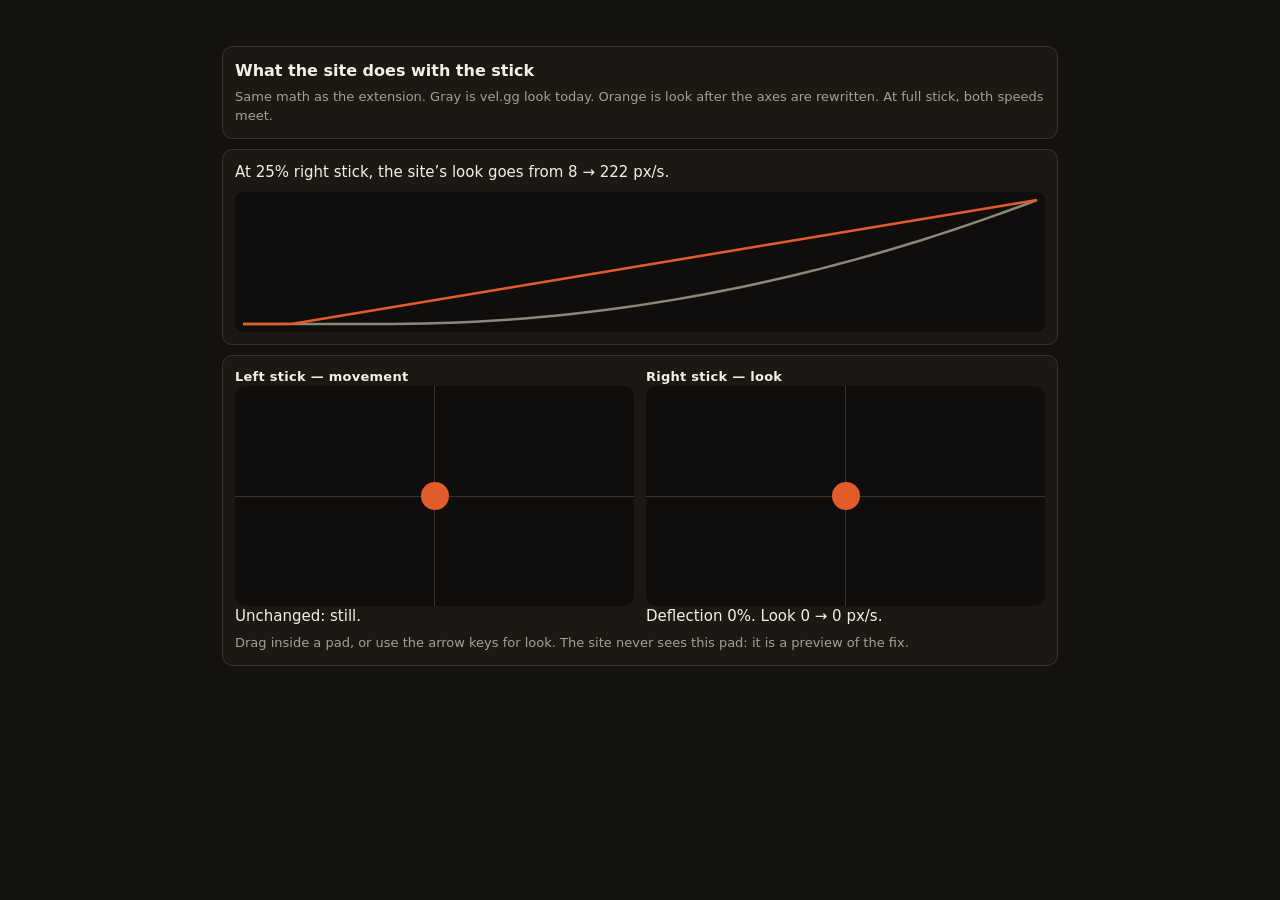
<file: demo/index.html>
<!doctype html>
<html lang="en">
<head>
  <meta charset="utf-8">
  <meta name="viewport" content="width=device-width, initial-scale=1">
  <title>Deadzone preview</title>
  <link rel="stylesheet" href="../extension/popup.css">
  <style>
    body { width: min(880px, calc(100% - 32px)); margin: 24px auto; }
    .sticks { display: grid; grid-template-columns: 1fr 1fr; gap: 12px; }
    .pad {
      position: relative; height: 220px; touch-action: none; border-radius: 10px;
      background:
        linear-gradient(#3a342c, #3a342c) center / 1px 100% no-repeat,
        linear-gradient(#3a342c, #3a342c) center / 100% 1px no-repeat,
        #100e0c;
    }
    .stick { position: absolute; width: 28px; height: 28px; margin: -14px 0 0 -14px; border-radius: 50%; background: #e25b2a; }
    .readout { font-variant-numeric: tabular-nums; font-size: 15px; }
    .readout b { color: #f0a05a; font-weight: 650; }
  </style>
</head>
<body>
  <header>
    <div>
      <h1>What the site does with the stick</h1>
      <p>Same math as the extension. Gray is vel.gg look today. Orange is look after the axes are rewritten. At full stick, both speeds meet.</p>
    </div>
  </header>
  <section>
    <p id="example" class="readout"></p>
    <canvas id="curve" width="1200" height="320"></canvas>
  </section>
  <section>
    <div class="sticks">
      <div>
        <h2>Left stick — movement</h2>
        <div id="move-pad" class="pad"></div>
        <p id="move-readout" class="readout"></p>
      </div>
      <div>
        <h2>Right stick — look</h2>
        <div id="look-pad" class="pad"></div>
        <p id="look-readout" class="readout"></p>
      </div>
    </div>
    <p class="hint">Drag inside a pad, or use the arrow keys for look. The site never sees this pad: it is a preview of the fix.</p>
  </section>
  <script src="../extension/remap.js"></script>
  <script src="demo.js"></script>
</body>
</html>
</file>
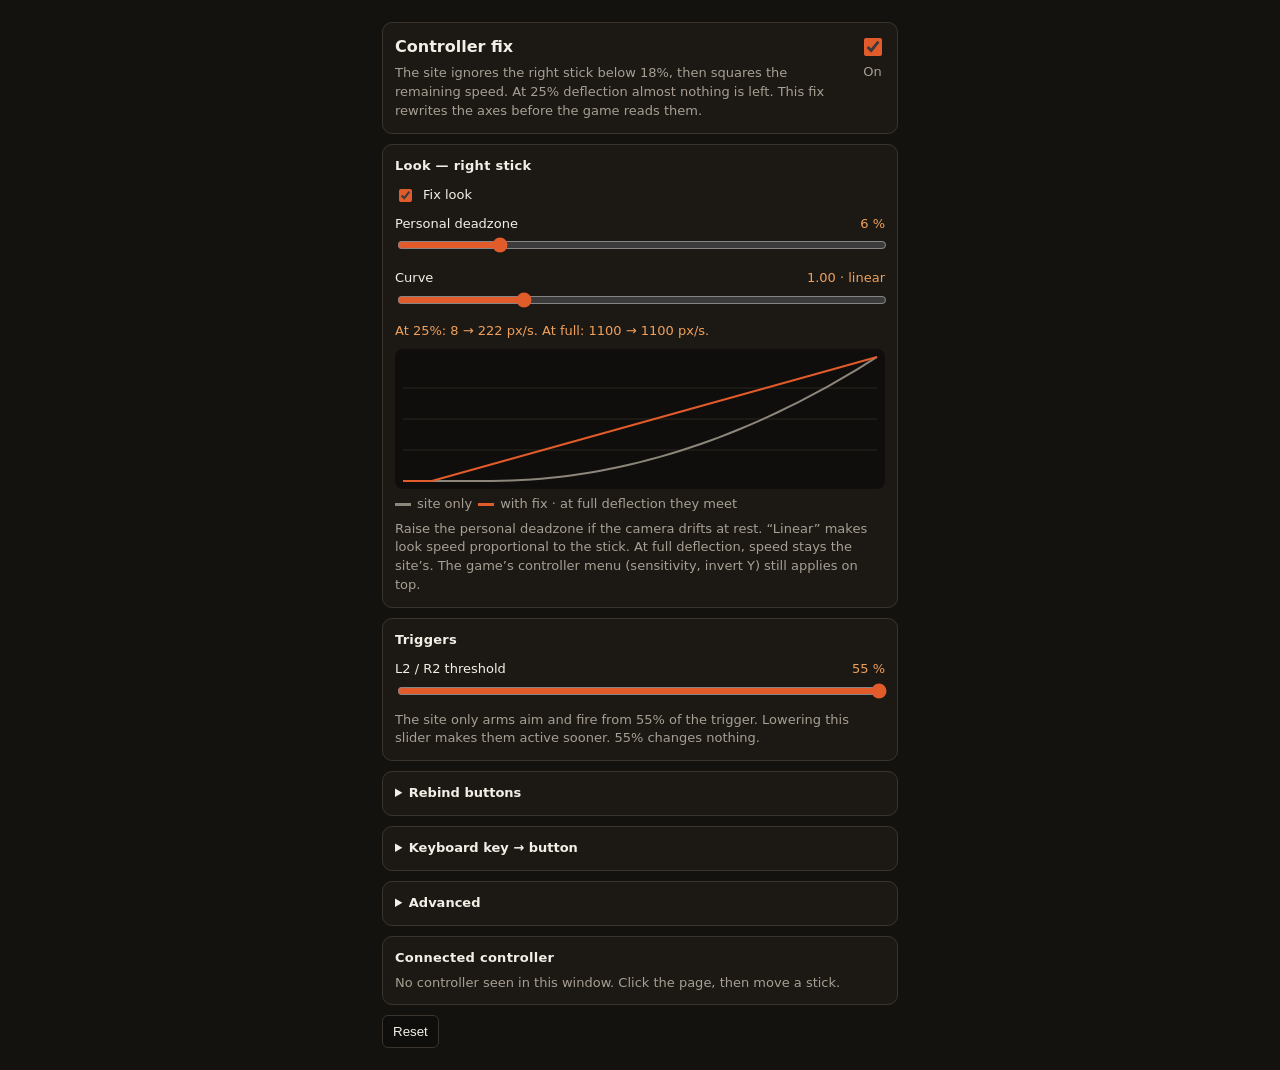
<file: extension/popup.html>
<!doctype html>
<html lang="en">
<head>
  <meta charset="utf-8">
  <meta name="viewport" content="width=device-width, initial-scale=1">
  <title>BO1 Controller Fix</title>
  <link rel="stylesheet" href="popup.css">
</head>
<body>
  <header>
    <div>
      <h1>Controller fix</h1>
      <p>The site ignores the right stick below 18%, then squares the remaining speed. At 25% deflection almost nothing is left. This fix rewrites the axes before the game reads them.</p>
    </div>
    <label class="switch"><input id="enabled" type="checkbox"><span>On</span></label>
  </header>

  <section>
    <h2>Look — right stick</h2>
    <label class="check"><input id="look-compensate" type="checkbox"> Fix look</label>
    <label class="slider"><span>Personal deadzone <output id="look-inner-out"></output></span><input id="look-inner" type="range" min="0" max="0.3" step="0.01"></label>
    <label class="slider"><span>Curve <output id="look-response-out"></output></span><input id="look-response" type="range" min="0.5" max="2.5" step="0.05"></label>
    <p id="sample" class="sample"></p>
    <canvas id="curve" width="720" height="280"></canvas>
    <p class="legend"><i class="raw"></i> site only <i class="fix"></i> with fix · at full deflection they meet</p>
    <p class="hint">Raise the personal deadzone if the camera drifts at rest. “Linear” makes look speed proportional to the stick. At full deflection, speed stays the site’s. The game’s controller menu (sensitivity, invert Y) still applies on top.</p>
  </section>

  <section>
    <h2>Triggers</h2>
    <label class="slider"><span>L2 / R2 threshold <output id="trigger-out"></output></span><input id="trigger" type="range" min="0.05" max="0.55" step="0.01"></label>
    <p class="hint">The site only arms aim and fire from 55% of the trigger. Lowering this slider makes them active sooner. 55% changes nothing.</p>
  </section>

  <details>
    <summary>Rebind buttons</summary>
    <p class="hint">Each row is a game action. The menu picks the physical button that triggers it. Swapping two buttons exchanges them. Names match classic mode; in CS mode, R1, L3, and Cross change action.</p>
    <div id="buttons"></div>
  </details>

  <details>
    <summary>Keyboard key → button</summary>
    <p class="hint">The game sees the key as the chosen button. “Block the key” stops it from also reaching the game keyboard.</p>
    <div id="keys"></div>
    <button id="add-key" type="button">Add a key</button>
    <p id="capture" class="hint" hidden>Press the key to assign. Escape cancels.</p>
  </details>

  <details>
    <summary>Advanced</summary>
    <label class="check"><input id="swap" type="checkbox"> Swap the two sticks</label>
    <label class="check"><input id="look-invert-x" type="checkbox"> Invert look X</label>
    <label class="check"><input id="look-invert-y" type="checkbox"> Invert look Y</label>
    <label class="check"><input id="move-invert-x" type="checkbox"> Invert move X</label>
    <label class="check"><input id="move-invert-y" type="checkbox"> Invert move Y</label>
    <label class="slider"><span>Deadzone hardcoded in the game <output id="game-dead-out"></output></span><input id="game-dead" type="range" min="0" max="0.5" step="0.01"></label>
    <label class="slider"><span>Exponent hardcoded in the game <output id="game-exp-out"></output></span><input id="game-exp" type="range" min="1" max="3" step="0.1"></label>
    <label class="slider"><span>Real stick travel <output id="range-out"></output></span><input id="range" type="range" min="0.5" max="1" step="0.01"></label>
    <p class="hint">The first two values match the site’s <code>gamepad.js</code> (0.18 and squared). Change them only if a site update makes look sluggish again, or too twitchy.</p>
  </details>

  <section id="live">
    <h2>Connected controller</h2>
    <p id="pad-status" class="hint">Waiting for a controller.</p>
    <p id="pad-meter" class="sample"></p>
  </section>

  <footer>
    <button id="reset" type="button">Reset</button>
    <button id="expand" type="button">Open full page</button>
  </footer>
  <script src="remap.js"></script>
  <script src="popup.js"></script>
</body>
</html>
</file>
<file: extension/popup.css>
:root {
  color-scheme: dark;
  --bg: #14120f;
  --panel: #1c1915;
  --line: #3a342c;
  --text: #f3efe6;
  --muted: #a79f93;
  --accent: #e25b2a;
  --curve: #f0a05a;
  --raw: #8d867b;
}

* { box-sizing: border-box; }

body {
  width: 400px;
  margin: 0 auto;
  padding: 14px;
  background: var(--bg);
  color: var(--text);
  font: 13px/1.45 ui-sans-serif, system-ui, sans-serif;
}

@media (min-width: 520px) {
  body { width: 560px; padding: 22px; }
}

h1, h2, p { margin: 0; }
h1 { font-size: 16px; font-weight: 650; }
h2 { font-size: 13px; letter-spacing: 0.02em; }

header, section, details {
  background: var(--panel);
  border: 1px solid var(--line);
  border-radius: 10px;
  padding: 12px;
  margin-bottom: 10px;
}

header { display: flex; gap: 12px; align-items: flex-start; }
header p, .hint { color: var(--muted); margin-top: 6px; }
.hint code { color: var(--text); }

.switch { display: grid; gap: 4px; justify-items: center; flex: none; color: var(--muted); }
.switch input { width: 18px; height: 18px; accent-color: var(--accent); }

.slider, .check { display: block; margin-top: 10px; }
.slider span, .check { display: flex; justify-content: space-between; gap: 8px; }
.check { justify-content: flex-start; align-items: center; }
.slider output, .sample { color: var(--curve); font-variant-numeric: tabular-nums; }
.sample { margin-top: 8px; }

input[type="range"] { width: 100%; margin-top: 4px; accent-color: var(--accent); }
input[type="checkbox"] { accent-color: var(--accent); }

canvas {
  display: block;
  width: 100%;
  height: 140px;
  margin-top: 8px;
  background: #100e0c;
  border-radius: 8px;
}

.legend { display: flex; align-items: center; gap: 6px; color: var(--muted); margin-top: 6px; }
.legend i { width: 16px; height: 3px; display: inline-block; }
.legend .raw { background: var(--raw); }
.legend .fix { background: var(--accent); }

details summary { cursor: pointer; font-weight: 650; }
.button-row, .key-row { display: grid; grid-template-columns: 1fr 140px; gap: 8px; align-items: center; margin-top: 8px; }
.key-row { grid-template-columns: 72px 1fr auto auto; }
select, button {
  background: #100e0c;
  color: var(--text);
  border: 1px solid var(--line);
  border-radius: 6px;
  padding: 4px 6px;
}
button { cursor: pointer; }
button.danger { color: var(--muted); }
.action small { display: block; color: var(--muted); }

footer { display: flex; justify-content: space-between; gap: 8px; }
footer button { padding: 8px 10px; }

#pad-meter:empty { display: none; }
</file>
